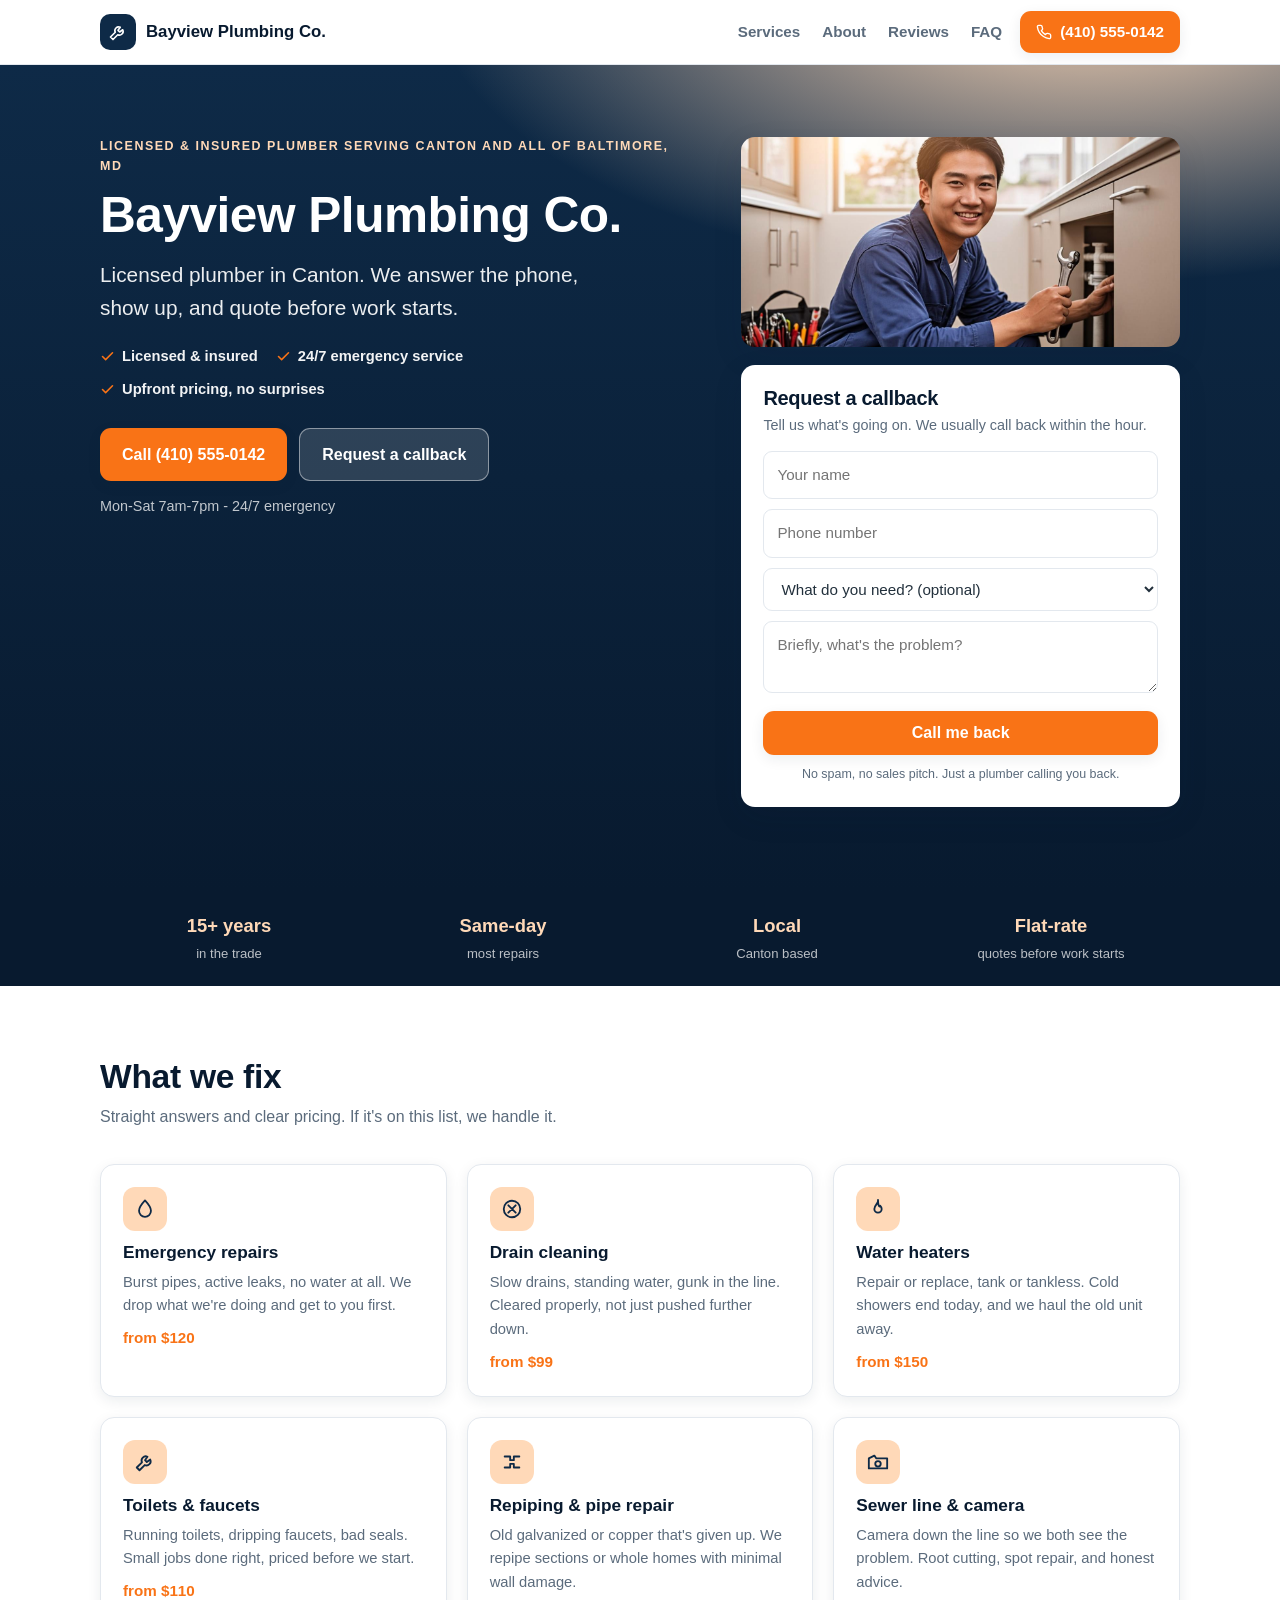
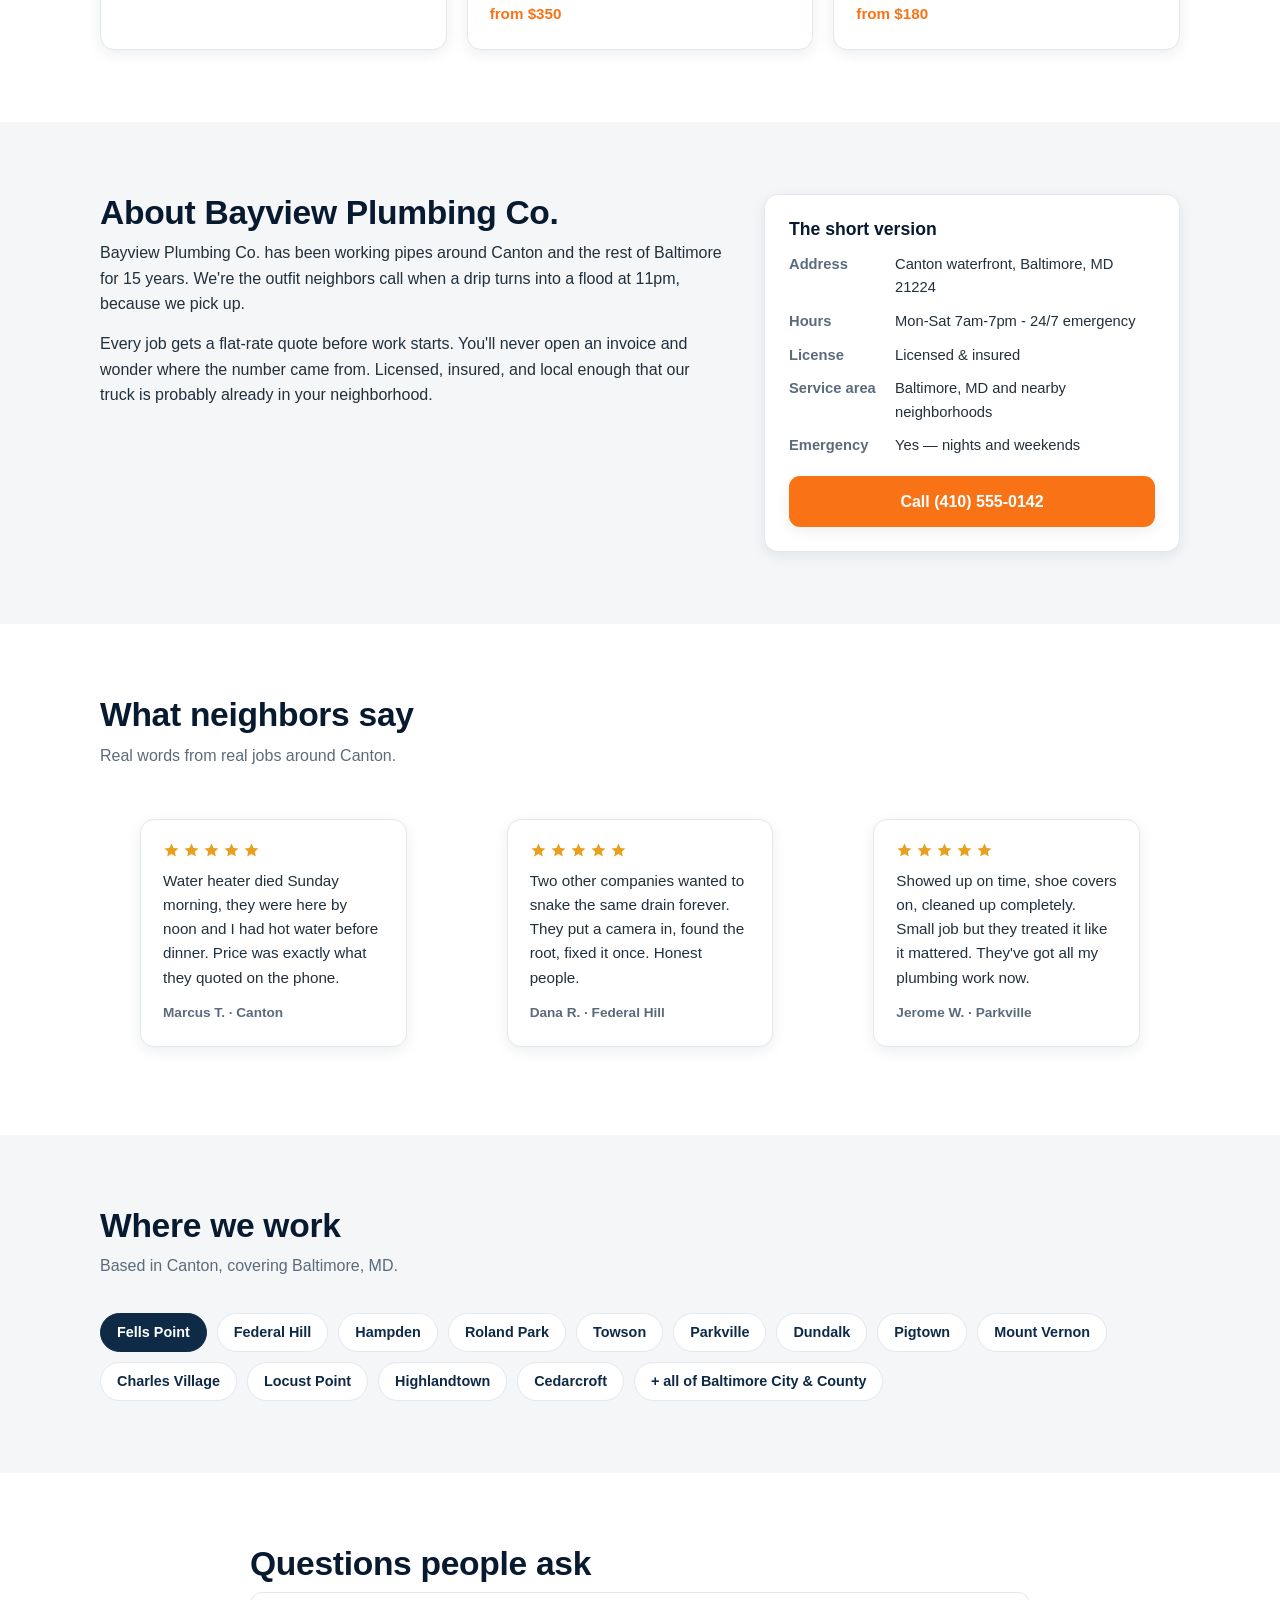
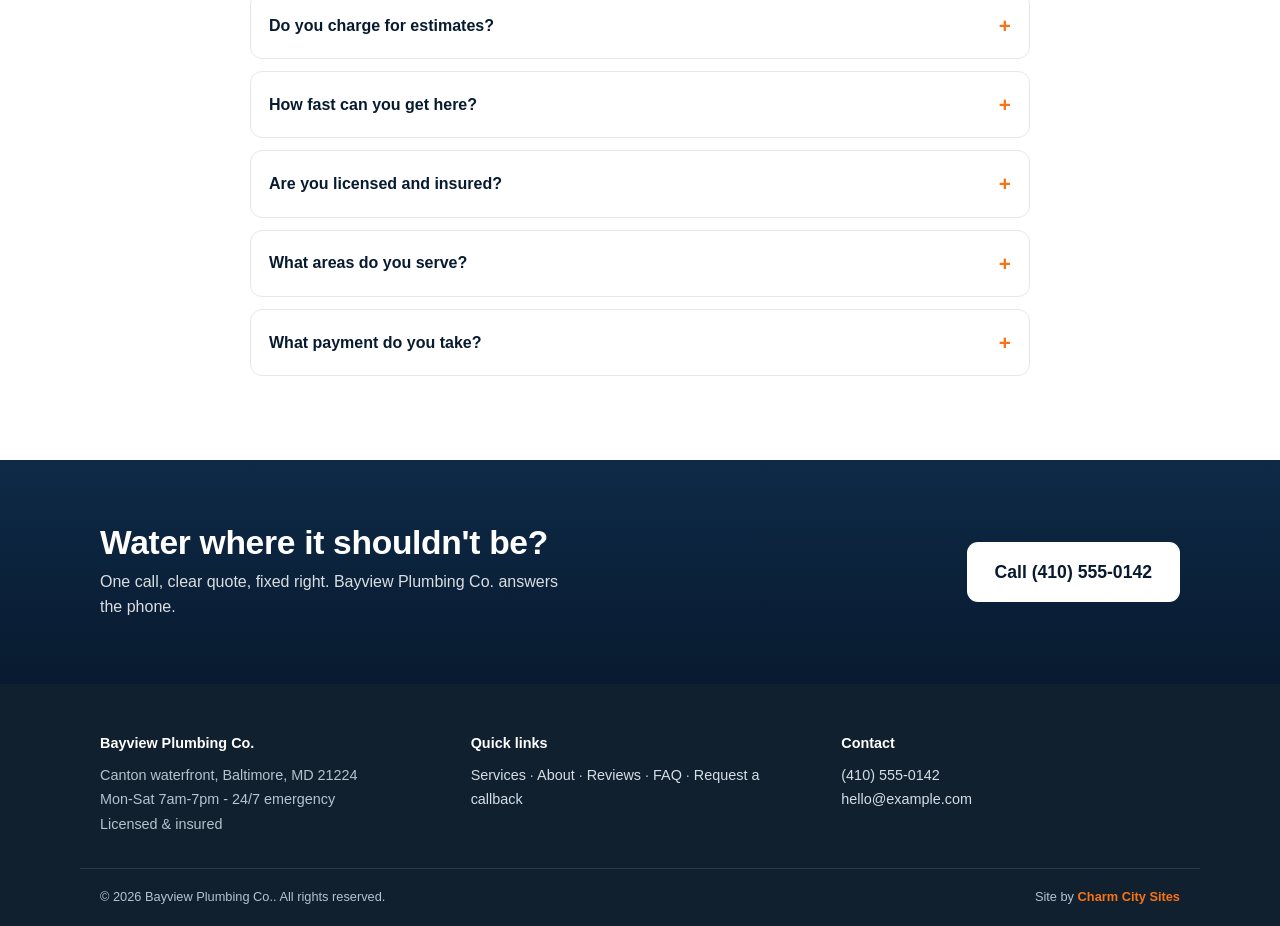
<file: Charm-City-Sites-Complete-Bundle/charm-city-sites/demo-site/bayview-plumbing-co/index.html>
<!DOCTYPE html>
<html lang="en">
<head>
<meta charset="utf-8">
<meta name="viewport" content="width=device-width, initial-scale=1">
<title>Bayview Plumbing Co. | Plumber in Baltimore, MD — Fast, Local, Licensed</title>
<meta name="description" content="Bayview Plumbing Co.: licensed plumber in Canton, Baltimore. 24/7 emergency repairs, drains, water heaters, repiping. Upfront pricing, same-day service.">
<link rel="canonical" href="https://bayview-plumbing-co.pages.dev">
<meta property="og:type" content="website">
<meta property="og:title" content="Bayview Plumbing Co. - Plumber in Baltimore">
<meta property="og:description" content="Bayview Plumbing Co.: licensed plumber in Canton, Baltimore. 24/7 emergency repairs, drains, water heaters, repiping. Upfront pricing, same-day service.">
<meta property="og:url" content="https://bayview-plumbing-co.pages.dev">
<meta name="theme-color" content="#0E2A47">
<link rel="icon" href="data:image/svg+xml,%3Csvg xmlns='http://www.w3.org/2000/svg' viewBox='0 0 64 64'%3E%3Crect width='64' height='64' rx='14' fill='#0E2A47'/%3E%3Ctext x='32' y='42' font-size='30' text-anchor='middle' fill='white' font-family='Arial' font-weight='bold'%3EW%3C/text%3E%3C/svg%3E">
<link rel="stylesheet" href="css/style.css">
<script type="application/ld+json">{"@context": "https://schema.org", "@graph": [{"@context": "https://schema.org", "@type": "Plumber", "name": "Bayview Plumbing Co.", "description": "Bayview Plumbing Co.: licensed plumber in Canton, Baltimore. 24/7 emergency repairs, drains, water heaters, repiping. Upfront pricing, same-day service.", "telephone": "+14105550142", "url": "https://bayview-plumbing-co.pages.dev", "priceRange": "$$", "address": {"@type": "PostalAddress", "streetAddress": "Canton waterfront, Baltimore, MD 21224", "addressLocality": "Baltimore", "addressRegion": "MD"}, "areaServed": [{"@type": "Place", "name": "Canton"}, {"@type": "Place", "name": "Fells Point"}, {"@type": "Place", "name": "Federal Hill"}, {"@type": "Place", "name": "Hampden"}, {"@type": "Place", "name": "Roland Park"}, {"@type": "Place", "name": "Towson"}, {"@type": "Place", "name": "Parkville"}, {"@type": "Place", "name": "Dundalk"}, {"@type": "Place", "name": "Pigtown"}, {"@type": "Place", "name": "Mount Vernon"}], "openingHours": "Mo-Sa 07:00-19:00"}, {"@context": "https://schema.org", "@type": "FAQPage", "mainEntity": [{"@type": "Question", "name": "Do you charge for estimates?", "acceptedAnswer": {"@type": "Answer", "text": "No. We look at the problem and give you a flat-rate price before any work starts. If you don't like the number, you owe nothing."}}, {"@type": "Question", "name": "How fast can you get here?", "acceptedAnswer": {"@type": "Answer", "text": "Most same-day. Real emergencies (active leaks, no water) get bumped to the front of the queue, including nights and weekends."}}, {"@type": "Question", "name": "Are you licensed and insured?", "acceptedAnswer": {"@type": "Answer", "text": "Yes. Fully licensed and insured, and we're happy to show the paperwork before we start any job on your home."}}, {"@type": "Question", "name": "What areas do you serve?", "acceptedAnswer": {"@type": "Answer", "text": "We're based in Canton and cover Baltimore City and the close-in county neighborhoods. If you're unsure, call and ask."}}, {"@type": "Question", "name": "What payment do you take?", "acceptedAnswer": {"@type": "Answer", "text": "Cash, check, and card. For bigger jobs we'll talk through payment before we begin so there are no surprises."}}]}]}</script>
</head>
<body>

<header class="topbar">
  <div class="wrap topbar-in">
    <a class="brand" href="#top">
      <span class="brand-mark" aria-hidden="true">
        <svg viewBox="0 0 24 24" fill="none" stroke="currentColor" stroke-width="2" stroke-linecap="round" stroke-linejoin="round"><path d="M14.7 6.3a4.5 4.5 0 0 0-6 6L3 18l3 3 5.7-5.7a4.5 4.5 0 0 0 6-6L14 12l-2-2 2.7-3.7z"/></svg>
      </span>
      <span class="brand-name">Bayview Plumbing Co.</span>
    </a>
    <nav class="topnav" aria-label="Main">
      <a href="#services">Services</a>
      <a href="#about">About</a>
      <a href="#reviews">Reviews</a>
      <a href="#faq">FAQ</a>
    </nav>
    <a class="btn btn-call topbar-cta" href="tel:+14105550142">
      <svg viewBox="0 0 24 24" fill="none" stroke="currentColor" stroke-width="2" stroke-linecap="round" stroke-linejoin="round" aria-hidden="true"><path d="M22 16.9v3a2 2 0 0 1-2.2 2 19.8 19.8 0 0 1-8.6-3.1 19.5 19.5 0 0 1-6-6A19.8 19.8 0 0 1 2.1 4.2 2 2 0 0 1 4.1 2h3a2 2 0 0 1 2 1.7c.1 1 .4 2 .7 2.9a2 2 0 0 1-.5 2.1L8 10a16 16 0 0 0 6 6l1.3-1.3a2 2 0 0 1 2.1-.5c.9.3 1.9.6 2.9.7a2 2 0 0 1 1.7 2z"/></svg>
      (410) 555-0142
    </a>
  </div>
</header>

<main id="top">

<section class="hero">
  <div class="wrap hero-in">
    <div class="hero-copy">
      <p class="kicker">Licensed &amp; insured plumber serving Canton and all of Baltimore, MD</p>
      <h1>Bayview Plumbing Co.</h1>
      <p class="tagline">Licensed plumber in Canton. We answer the phone, show up, and quote before work starts.</p>
      <ul class="trust-chips">
        <li><svg viewBox="0 0 24 24" fill="none" stroke="currentColor" stroke-width="2.5" stroke-linecap="round" stroke-linejoin="round"><path d="M20 6 9 17l-5-5"/></svg> Licensed &amp; insured</li>
        <li><svg viewBox="0 0 24 24" fill="none" stroke="currentColor" stroke-width="2.5" stroke-linecap="round" stroke-linejoin="round"><path d="M20 6 9 17l-5-5"/></svg> 24/7 emergency service</li>
        <li><svg viewBox="0 0 24 24" fill="none" stroke="currentColor" stroke-width="2.5" stroke-linecap="round" stroke-linejoin="round"><path d="M20 6 9 17l-5-5"/></svg> Upfront pricing, no surprises</li>
      </ul>
      <div class="hero-ctas">
        <a class="btn btn-call" href="tel:+14105550142">Call (410) 555-0142</a>
        <a class="btn btn-ghost" href="#quote">Request a callback</a>
      </div>
      <p class="hours-line">Mon-Sat 7am-7pm - 24/7 emergency</p>
    </div>

    <div class="hero-side">
      <div class="hero-media"><img src="hero.png" alt="Bayview Plumbing Co. at work" width="960" height="480"></div>
      <form class="quote-card" id="quote" action="https://formsubmit.co/setup@charmcitysites.example" method="POST">
        <h2>Request a callback</h2>
        <p class="quote-sub">Tell us what's going on. We usually call back within the hour.</p>
        <input type="text" name="name" placeholder="Your name" required autocomplete="name">
        <input type="tel" name="phone" placeholder="Phone number" required autocomplete="tel">
        <select name="service" aria-label="What do you need?">
          <option value="">What do you need? (optional)</option>
          <option>Emergency repair</option>
          <option>Drain cleaning</option>
          <option>Water heater</option>
          <option>Bathroom or kitchen</option>
          <option>Something else</option>
        </select>
        <textarea name="message" rows="2" placeholder="Briefly, what's the problem?"></textarea>
        <input type="text" name="_honey" class="hp" tabindex="-1" autocomplete="off" aria-hidden="true">
        <input type="hidden" name="_captcha" value="false">
        <input type="hidden" name="_template" value="table">
        <input type="hidden" name="site" value="bayview-plumbing-co">
        <input type="hidden" name="_next" value="https://bayview-plumbing-co.pages.devthankyou.html">
        <button class="btn btn-call wide" type="submit">Call me back</button>
        <p class="form-note">No spam, no sales pitch. Just a plumber calling you back.</p>
      </form>
    </div>
  </div>
</section>

<section class="strip">
  <div class="wrap strip-in">
    <div class="strip-item"><strong>15+ years</strong><span>in the trade</span></div>
    <div class="strip-item"><strong>Same-day</strong><span>most repairs</span></div>
    <div class="strip-item"><strong>Local</strong><span>Canton based</span></div>
    <div class="strip-item"><strong>Flat-rate</strong><span>quotes before work starts</span></div>
  </div>
</section>

<section id="services" class="section">
  <div class="wrap">
    <h2 class="sec-title">What we fix</h2>
    <p class="sec-sub">Straight answers and clear pricing. If it's on this list, we handle it.</p>
    <div class="services-grid">
      <article class="svc">
        <span class="svc-ico"><svg viewBox="0 0 24 24" fill="none" stroke="currentColor" stroke-width="2" stroke-linecap="round" stroke-linejoin="round"><path d="M12 2.7s6.5 7 6.5 11.3a6.5 6.5 0 0 1-13 0C5.5 9.7 12 2.7 12 2.7z"/></svg></span>
        <h3>Emergency repairs</h3>
        <p>Burst pipes, active leaks, no water at all. We drop what we're doing and get to you first.</p>
        <p class="price">from $120</p>
      </article>
      <article class="svc">
        <span class="svc-ico"><svg viewBox="0 0 24 24" fill="none" stroke="currentColor" stroke-width="2" stroke-linecap="round" stroke-linejoin="round"><circle cx="12" cy="12" r="9"/><path d="M8 8l8 8M16 8l-8 8"/></svg></span>
        <h3>Drain cleaning</h3>
        <p>Slow drains, standing water, gunk in the line. Cleared properly, not just pushed further down.</p>
        <p class="price">from $99</p>
      </article>
      <article class="svc">
        <span class="svc-ico"><svg viewBox="0 0 24 24" fill="none" stroke="currentColor" stroke-width="2" stroke-linecap="round" stroke-linejoin="round"><path d="M12 2c1 4-4 5.5-4 10a4 4 0 0 0 8 0c0-1.5-.7-2.6-1.5-3.5C13.6 10.5 12 9 12 2z"/></svg></span>
        <h3>Water heaters</h3>
        <p>Repair or replace, tank or tankless. Cold showers end today, and we haul the old unit away.</p>
        <p class="price">from $150</p>
      </article>
      <article class="svc">
        <span class="svc-ico"><svg viewBox="0 0 24 24" fill="none" stroke="currentColor" stroke-width="2" stroke-linecap="round" stroke-linejoin="round"><path d="M14.7 6.3a4.5 4.5 0 0 0-6 6L3 18l3 3 5.7-5.7a4.5 4.5 0 0 0 6-6L14 12l-2-2 2.7-3.7z"/></svg></span>
        <h3>Toilets &amp; faucets</h3>
        <p>Running toilets, dripping faucets, bad seals. Small jobs done right, priced before we start.</p>
        <p class="price">from $110</p>
      </article>
      <article class="svc">
        <span class="svc-ico"><svg viewBox="0 0 24 24" fill="none" stroke="currentColor" stroke-width="2" stroke-linecap="round" stroke-linejoin="round"><path d="M4 6h6v4h4V6h6M4 18h6v-4h4v4h6"/></svg></span>
        <h3>Repiping &amp; pipe repair</h3>
        <p>Old galvanized or copper that's given up. We repipe sections or whole homes with minimal wall damage.</p>
        <p class="price">from $350</p>
      </article>
      <article class="svc">
        <span class="svc-ico"><svg viewBox="0 0 24 24" fill="none" stroke="currentColor" stroke-width="2" stroke-linecap="round" stroke-linejoin="round"><path d="M2 8l6-3 2 3h12v11H2z"/><circle cx="12" cy="14" r="3"/></svg></span>
        <h3>Sewer line &amp; camera</h3>
        <p>Camera down the line so we both see the problem. Root cutting, spot repair, and honest advice.</p>
        <p class="price">from $180</p>
      </article>
    </div>
  </div>
</section>

<section id="about" class="section section-alt">
  <div class="wrap about-in">
    <div class="about-copy">
      <h2 class="sec-title">About Bayview Plumbing Co.</h2>
      <p>Bayview Plumbing Co. has been working pipes around Canton and the rest of Baltimore for 15 years. We're the outfit neighbors call when a drip turns into a flood at 11pm, because we pick up.</p>
      <p>Every job gets a flat-rate quote before work starts. You'll never open an invoice and wonder where the number came from. Licensed, insured, and local enough that our truck is probably already in your neighborhood.</p>
    </div>
    <div class="about-facts card">
      <h3>The short version</h3>
      <dl>
        <div><dt>Address</dt><dd>Canton waterfront, Baltimore, MD 21224</dd></div>
        <div><dt>Hours</dt><dd>Mon-Sat 7am-7pm - 24/7 emergency</dd></div>
        <div><dt>License</dt><dd>Licensed &amp; insured</dd></div>
        <div><dt>Service area</dt><dd>Baltimore, MD and nearby neighborhoods</dd></div>
        <div><dt>Emergency</dt><dd>Yes — nights and weekends</dd></div>
      </dl>
      <a class="btn btn-call wide" href="tel:+14105550142">Call (410) 555-0142</a>
    </div>
  </div>
</section>

<section id="reviews" class="section">
  <div class="wrap">
    <h2 class="sec-title">What neighbors say</h2>
    <p class="sec-sub">Real words from real jobs around Canton.</p>
    <div class="reviews-grid">
      <!-- SAMPLE REVIEWS: swap in the client's real reviews before handoff (see OPERATIONS.md) -->

      <figure class="review">
        <span class="stars"><svg viewBox="0 0 24 24" fill="currentColor"><path d="M12 2l2.9 6.3 6.9.8-5.1 4.7 1.4 6.8L12 17l-6.1 3.6 1.4-6.8L2.2 9.1l6.9-.8z"/></svg><svg viewBox="0 0 24 24" fill="currentColor"><path d="M12 2l2.9 6.3 6.9.8-5.1 4.7 1.4 6.8L12 17l-6.1 3.6 1.4-6.8L2.2 9.1l6.9-.8z"/></svg><svg viewBox="0 0 24 24" fill="currentColor"><path d="M12 2l2.9 6.3 6.9.8-5.1 4.7 1.4 6.8L12 17l-6.1 3.6 1.4-6.8L2.2 9.1l6.9-.8z"/></svg><svg viewBox="0 0 24 24" fill="currentColor"><path d="M12 2l2.9 6.3 6.9.8-5.1 4.7 1.4 6.8L12 17l-6.1 3.6 1.4-6.8L2.2 9.1l6.9-.8z"/></svg><svg viewBox="0 0 24 24" fill="currentColor"><path d="M12 2l2.9 6.3 6.9.8-5.1 4.7 1.4 6.8L12 17l-6.1 3.6 1.4-6.8L2.2 9.1l6.9-.8z"/></svg></span>
        <blockquote>Water heater died Sunday morning, they were here by noon and I had hot water before dinner. Price was exactly what they quoted on the phone.</blockquote>
        <figcaption>Marcus T. &middot; Canton</figcaption>
      </figure>
      <figure class="review">
        <span class="stars"><svg viewBox="0 0 24 24" fill="currentColor"><path d="M12 2l2.9 6.3 6.9.8-5.1 4.7 1.4 6.8L12 17l-6.1 3.6 1.4-6.8L2.2 9.1l6.9-.8z"/></svg><svg viewBox="0 0 24 24" fill="currentColor"><path d="M12 2l2.9 6.3 6.9.8-5.1 4.7 1.4 6.8L12 17l-6.1 3.6 1.4-6.8L2.2 9.1l6.9-.8z"/></svg><svg viewBox="0 0 24 24" fill="currentColor"><path d="M12 2l2.9 6.3 6.9.8-5.1 4.7 1.4 6.8L12 17l-6.1 3.6 1.4-6.8L2.2 9.1l6.9-.8z"/></svg><svg viewBox="0 0 24 24" fill="currentColor"><path d="M12 2l2.9 6.3 6.9.8-5.1 4.7 1.4 6.8L12 17l-6.1 3.6 1.4-6.8L2.2 9.1l6.9-.8z"/></svg><svg viewBox="0 0 24 24" fill="currentColor"><path d="M12 2l2.9 6.3 6.9.8-5.1 4.7 1.4 6.8L12 17l-6.1 3.6 1.4-6.8L2.2 9.1l6.9-.8z"/></svg></span>
        <blockquote>Two other companies wanted to snake the same drain forever. They put a camera in, found the root, fixed it once. Honest people.</blockquote>
        <figcaption>Dana R. &middot; Federal Hill</figcaption>
      </figure>
      <figure class="review">
        <span class="stars"><svg viewBox="0 0 24 24" fill="currentColor"><path d="M12 2l2.9 6.3 6.9.8-5.1 4.7 1.4 6.8L12 17l-6.1 3.6 1.4-6.8L2.2 9.1l6.9-.8z"/></svg><svg viewBox="0 0 24 24" fill="currentColor"><path d="M12 2l2.9 6.3 6.9.8-5.1 4.7 1.4 6.8L12 17l-6.1 3.6 1.4-6.8L2.2 9.1l6.9-.8z"/></svg><svg viewBox="0 0 24 24" fill="currentColor"><path d="M12 2l2.9 6.3 6.9.8-5.1 4.7 1.4 6.8L12 17l-6.1 3.6 1.4-6.8L2.2 9.1l6.9-.8z"/></svg><svg viewBox="0 0 24 24" fill="currentColor"><path d="M12 2l2.9 6.3 6.9.8-5.1 4.7 1.4 6.8L12 17l-6.1 3.6 1.4-6.8L2.2 9.1l6.9-.8z"/></svg><svg viewBox="0 0 24 24" fill="currentColor"><path d="M12 2l2.9 6.3 6.9.8-5.1 4.7 1.4 6.8L12 17l-6.1 3.6 1.4-6.8L2.2 9.1l6.9-.8z"/></svg></span>
        <blockquote>Showed up on time, shoe covers on, cleaned up completely. Small job but they treated it like it mattered. They've got all my plumbing work now.</blockquote>
        <figcaption>Jerome W. &middot; Parkville</figcaption>
      </figure>
    </div>
  </div>
</section>

<section id="areas" class="section section-alt">
  <div class="wrap">
    <h2 class="sec-title">Where we work</h2>
    <p class="sec-sub">Based in Canton, covering Baltimore, MD.</p>
    <div class="areas">
      <span class="area hot">Fells Point</span>
      <span class="area">Federal Hill</span>
      <span class="area">Hampden</span>
      <span class="area">Roland Park</span>
      <span class="area">Towson</span>
      <span class="area">Parkville</span>
      <span class="area">Dundalk</span>
      <span class="area">Pigtown</span>
      <span class="area">Mount Vernon</span>
      <span class="area">Charles Village</span>
      <span class="area">Locust Point</span>
      <span class="area">Highlandtown</span>
      <span class="area">Cedarcroft</span>
      <span class="area">+ all of Baltimore City &amp; County</span>
    </div>
  </div>
</section>

<section id="faq" class="section">
  <div class="wrap narrow">
    <h2 class="sec-title">Questions people ask</h2>
      <details class="faq-item">
        <summary>Do you charge for estimates?</summary>
        <div class="faq-a">No. We look at the problem and give you a flat-rate price before any work starts. If you don't like the number, you owe nothing.</div>
      </details>
      <details class="faq-item">
        <summary>How fast can you get here?</summary>
        <div class="faq-a">Most same-day. Real emergencies (active leaks, no water) get bumped to the front of the queue, including nights and weekends.</div>
      </details>
      <details class="faq-item">
        <summary>Are you licensed and insured?</summary>
        <div class="faq-a">Yes. Fully licensed and insured, and we're happy to show the paperwork before we start any job on your home.</div>
      </details>
      <details class="faq-item">
        <summary>What areas do you serve?</summary>
        <div class="faq-a">We're based in Canton and cover Baltimore City and the close-in county neighborhoods. If you're unsure, call and ask.</div>
      </details>
      <details class="faq-item">
        <summary>What payment do you take?</summary>
        <div class="faq-a">Cash, check, and card. For bigger jobs we'll talk through payment before we begin so there are no surprises.</div>
      </details>
  </div>
</section>

<section id="contact" class="cta-band">
  <div class="wrap cta-in">
    <div>
      <h2 class="cta-title">Water where it shouldn't be?</h2>
      <p class="cta-sub">One call, clear quote, fixed right. Bayview Plumbing Co. answers the phone.</p>
    </div>
    <a class="btn btn-light big" href="tel:+14105550142">Call (410) 555-0142</a>
  </div>
</section>

</main>

<footer class="footer">
  <div class="wrap footer-in">
    <div class="footer-col">
      <strong>Bayview Plumbing Co.</strong>
      <p>Canton waterfront, Baltimore, MD 21224<br>Mon-Sat 7am-7pm - 24/7 emergency<br>Licensed &amp; insured</p>
    </div>
    <div class="footer-col">
      <strong>Quick links</strong>
      <p><a href="#services">Services</a> · <a href="#about">About</a> · <a href="#reviews">Reviews</a> · <a href="#faq">FAQ</a> · <a href="#quote">Request a callback</a></p>
    </div>
    <div class="footer-col">
      <strong>Contact</strong>
      <p><a href="tel:+14105550142">(410) 555-0142</a><br><a href="mailto:hello@example.com">hello@example.com</a></p>
    </div>
  </div>
  <div class="wrap footnote">
    <p>&copy; 2026 Bayview Plumbing Co.. All rights reserved.</p>
    <p class="byline">Site by <a href="mailto:you@example.com">Charm City Sites</a></p>
  </div>
</footer>

<div class="callbar" id="callbar">
  <a class="callbar-a" href="tel:+14105550142">
    <svg viewBox="0 0 24 24" fill="none" stroke="currentColor" stroke-width="2" stroke-linecap="round" stroke-linejoin="round"><path d="M22 16.9v3a2 2 0 0 1-2.2 2 19.8 19.8 0 0 1-8.6-3.1 19.5 19.5 0 0 1-6-6A19.8 19.8 0 0 1 2.1 4.2 2 2 0 0 1 4.1 2h3a2 2 0 0 1 2 1.7c.1 1 .4 2 .7 2.9a2 2 0 0 1-.5 2.1L8 10a16 16 0 0 0 6 6l1.3-1.3a2 2 0 0 1 2.1-.5c.9.3 1.9.6 2.9.7a2 2 0 0 1 1.7 2z"/></svg>
    Call now
  </a>
  <a class="callbar-b" href="#quote">Get a callback</a>
</div>

<script src="js/site.js" defer></script>
</body>
</html>
</file>
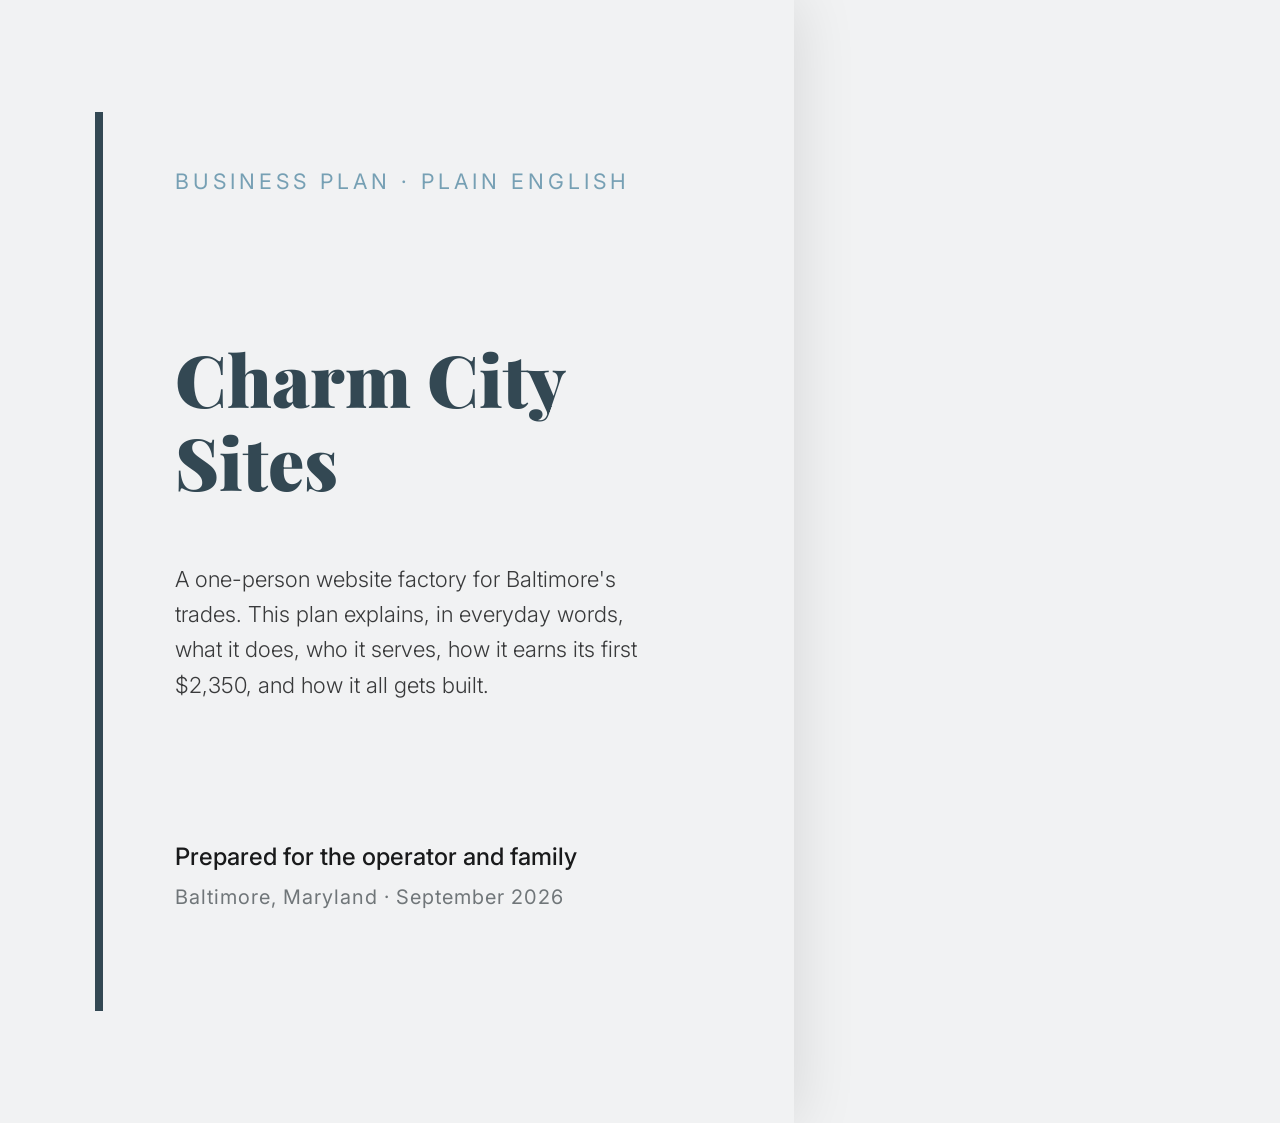
<file: Charm-City-Sites-Complete-Bundle/Charm-City-Sites-Business-Plan-cover.html>
<!DOCTYPE html>
<html lang="en">
<head>
  <meta charset="UTF-8">
  <link href="https://fonts.googleapis.com/css2?family=Playfair+Display:wght@700;900&family=Inter:wght@300;400;500;600&display=swap" rel="stylesheet">
  <style>
    @page { size: 794px 1123px; margin: 0; }
    :root {
      --c-bg: #f1f2f3;
      --c-accent: #266a8b;
      --c-text: #191a1b;
      --c-muted: #707679;
      --c-mid: #334853;
      --c-surface: #edeeef;
    }
    html, body {
      margin: 0; padding: 0;
      width: 794px; height: 1123px;
      background: var(--c-bg);
      color: var(--c-text);
      font-family: 'Inter', sans-serif;
    }
    @media screen {
      html { height: auto; display: flex; justify-content: center; min-height: 100vh; background: var(--c-bg); }
      body { transform-origin: top center; scale: min(1, calc(100vw / 794), calc(100vh / 1123)); margin: 0 auto; box-shadow: 0 0 60px rgba(0,0,0,0.12); }
    }
    .cover { width: 794px; height: 1123px; position: relative; box-sizing: border-box; border: none; outline: none; box-shadow: none; }

    /* Layer 1: background grid (clipped) */
    .layer-1 {
      position: absolute; inset: 0; overflow: hidden; z-index: 1;
      background-image:
        repeating-linear-gradient(to right, rgba(51,72,83,0.03) 0px, rgba(51,72,83,0.03) 0.5px, transparent 0.5px, transparent 64px),
        repeating-linear-gradient(to bottom, rgba(51,72,83,0.03) 0px, rgba(51,72,83,0.03) 0.5px, transparent 0.5px, transparent 64px);
    }

    /* Layer 2: structure - thick left anchor line */
    .layer-2 { position: absolute; inset: 0; z-index: 2; }
    .anchor-line {
      position: absolute;
      left: 95px;
      top: 112px;
      bottom: 112px;
      width: 8px;
      background: var(--c-mid);
    }

    /* Layer 3: content */
    .layer-3 { position: absolute; inset: 0; z-index: 3; }
    .kicker {
      position: absolute;
      left: 175px; top: 168px;
      font-size: 16pt; font-weight: 400;
      letter-spacing: 4px;
      text-transform: uppercase;
      color: var(--c-accent);
      opacity: 0.6;
    }
    .hero-title {
      position: absolute;
      left: 175px; top: 337px;
      font-family: 'Playfair Display', serif;
      font-size: 54pt; font-weight: 900;
      line-height: 1.15;
      color: var(--c-mid);
      max-width: 508px;
    }
    .summary {
      position: absolute;
      left: 175px; top: 562px;
      font-size: 16.5pt; font-weight: 300;
      line-height: 1.6;
      color: var(--c-text);
      opacity: 0.85;
      max-width: 476px;
    }
    .meta {
      position: absolute;
      left: 175px; top: 842px;
    }
    .meta .for {
      font-size: 18pt; font-weight: 500;
      color: var(--c-text);
      margin-bottom: 14px;
    }
    .meta .date {
      font-size: 15pt; font-weight: 400;
      color: var(--c-muted);
      letter-spacing: 1px;
    }
  </style>
</head>
<body>
  <div class="cover">
    <div class="layer-1"></div>
    <div class="layer-2">
      <div class="anchor-line"></div>
    </div>
    <div class="layer-3">
      <div class="kicker">Business Plan &middot; Plain English</div>
      <div class="hero-title">Charm City<br>Sites</div>
      <div class="summary">A one-person website factory for Baltimore's trades. This plan explains, in everyday words, what it does, who it serves, how it earns its first $2,350, and how it all gets built.</div>
      <div class="meta">
        <div class="for">Prepared for the operator and family</div>
        <div class="date">Baltimore, Maryland &middot; September 2026</div>
      </div>
    </div>
  </div>
</body>
</html>
</file>
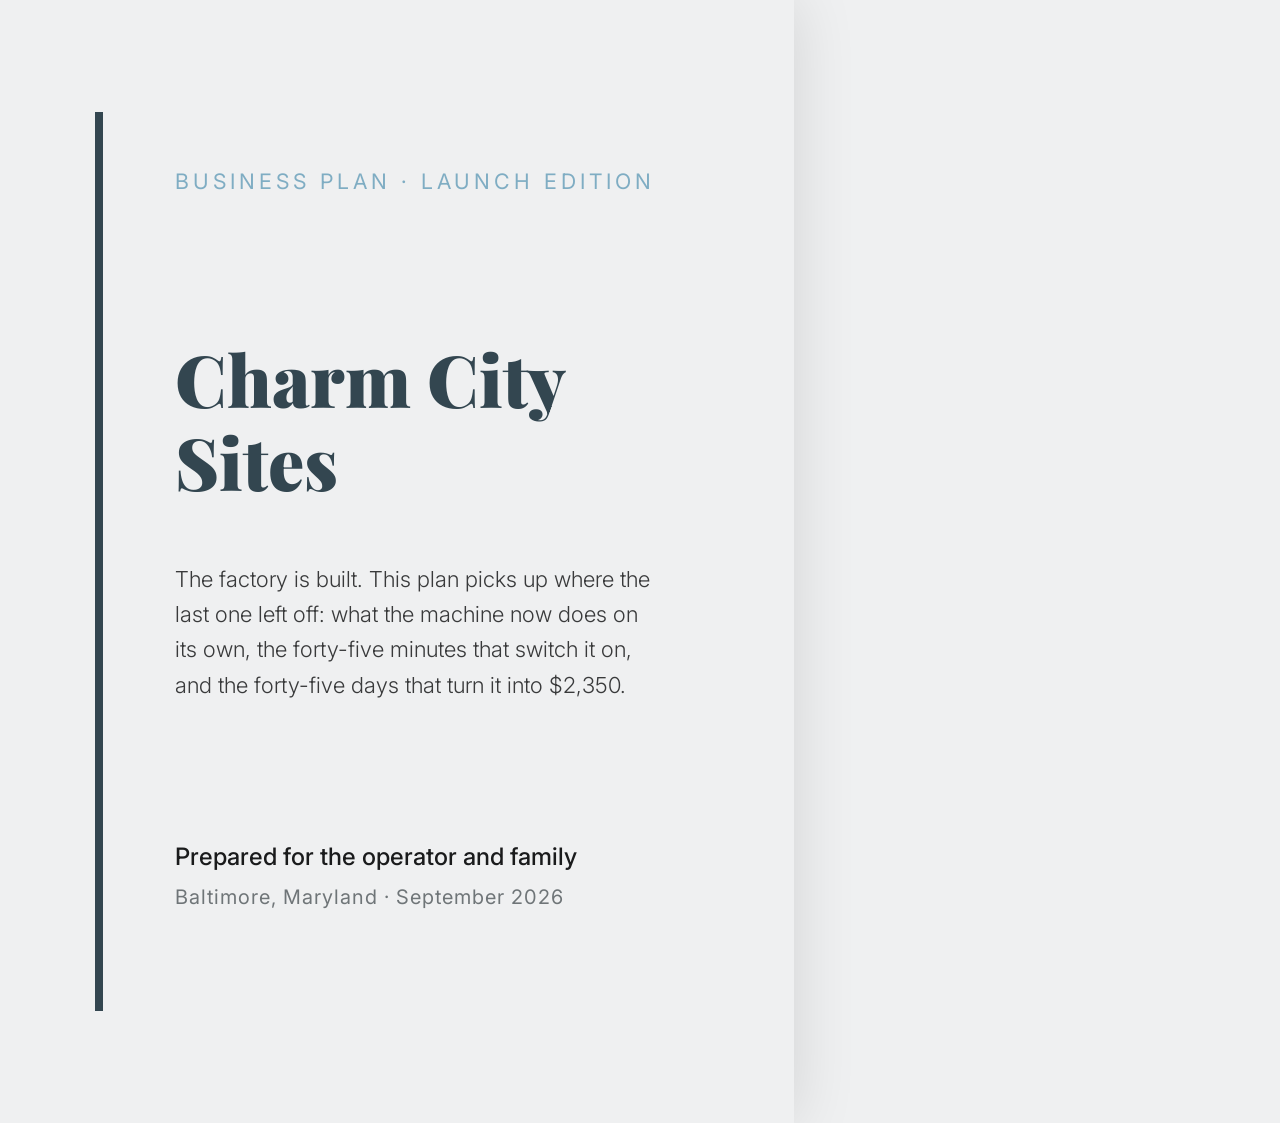
<file: Charm-City-Sites-Complete-Bundle/Charm-City-Sites-Business-Plan-Launch-Edition-cover.html>
<!DOCTYPE html>
<html lang="en">
<head>
  <meta charset="UTF-8">
  <link href="https://fonts.googleapis.com/css2?family=Playfair+Display:wght@700;900&family=Inter:wght@300;400;500;600&display=swap" rel="stylesheet">
  <style>
    @page { size: 794px 1123px; margin: 0; }
    :root {
      --c-bg: #eff0f1;
      --c-accent: #3681a6;
      --c-text: #1a1b1c;
      --c-muted: #6f7578;
      --c-mid: #334650;
      --c-surface: #e4e7e8;
    }
    html, body {
      margin: 0; padding: 0;
      width: 794px; height: 1123px;
      background: var(--c-bg);
      color: var(--c-text);
      font-family: 'Inter', sans-serif;
    }
    @media screen {
      html { height: auto; display: flex; justify-content: center; min-height: 100vh; background: var(--c-bg); }
      body { transform-origin: top center; scale: min(1, calc(100vw / 794), calc(100vh / 1123)); margin: 0 auto; box-shadow: 0 0 60px rgba(0,0,0,0.12); }
    }
    .cover { width: 794px; height: 1123px; position: relative; box-sizing: border-box; border: none; outline: none; box-shadow: none; }

    /* Layer 1: background grid (clipped) */
    .layer-1 {
      position: absolute; inset: 0; overflow: hidden; z-index: 1;
      background-image:
        repeating-linear-gradient(to right, rgba(51,70,80,0.03) 0px, rgba(51,70,80,0.03) 0.5px, transparent 0.5px, transparent 64px),
        repeating-linear-gradient(to bottom, rgba(51,70,80,0.03) 0px, rgba(51,70,80,0.03) 0.5px, transparent 0.5px, transparent 64px);
    }

    /* Layer 2: structure - thick left anchor line */
    .layer-2 { position: absolute; inset: 0; z-index: 2; }
    .anchor-line {
      position: absolute;
      left: 95px;
      top: 112px;
      bottom: 112px;
      width: 8px;
      background: var(--c-mid);
    }

    /* Layer 3: content */
    .layer-3 { position: absolute; inset: 0; z-index: 3; }
    .kicker {
      position: absolute;
      left: 175px; top: 168px;
      font-size: 16pt; font-weight: 400;
      letter-spacing: 4px;
      text-transform: uppercase;
      color: var(--c-accent);
      opacity: 0.6;
    }
    .hero-title {
      position: absolute;
      left: 175px; top: 337px;
      font-family: 'Playfair Display', serif;
      font-size: 54pt; font-weight: 900;
      line-height: 1.15;
      color: var(--c-mid);
      max-width: 508px;
    }
    .summary {
      position: absolute;
      left: 175px; top: 562px;
      font-size: 16.5pt; font-weight: 300;
      line-height: 1.6;
      color: var(--c-text);
      opacity: 0.85;
      max-width: 476px;
    }
    .meta {
      position: absolute;
      left: 175px; top: 842px;
    }
    .meta .for {
      font-size: 18pt; font-weight: 500;
      color: var(--c-text);
      margin-bottom: 14px;
    }
    .meta .date {
      font-size: 15pt; font-weight: 400;
      color: var(--c-muted);
      letter-spacing: 1px;
    }
  </style>
</head>
<body>
  <div class="cover">
    <div class="layer-1"></div>
    <div class="layer-2">
      <div class="anchor-line"></div>
    </div>
    <div class="layer-3">
      <div class="kicker">Business Plan &middot; Launch Edition</div>
      <div class="hero-title">Charm City<br>Sites</div>
      <div class="summary">The factory is built. This plan picks up where the last one left off: what the machine now does on its own, the forty-five minutes that switch it on, and the forty-five days that turn it into $2,350.</div>
      <div class="meta">
        <div class="for">Prepared for the operator and family</div>
        <div class="date">Baltimore, Maryland &middot; September 2026</div>
      </div>
    </div>
  </div>
</body>
</html>
</file>
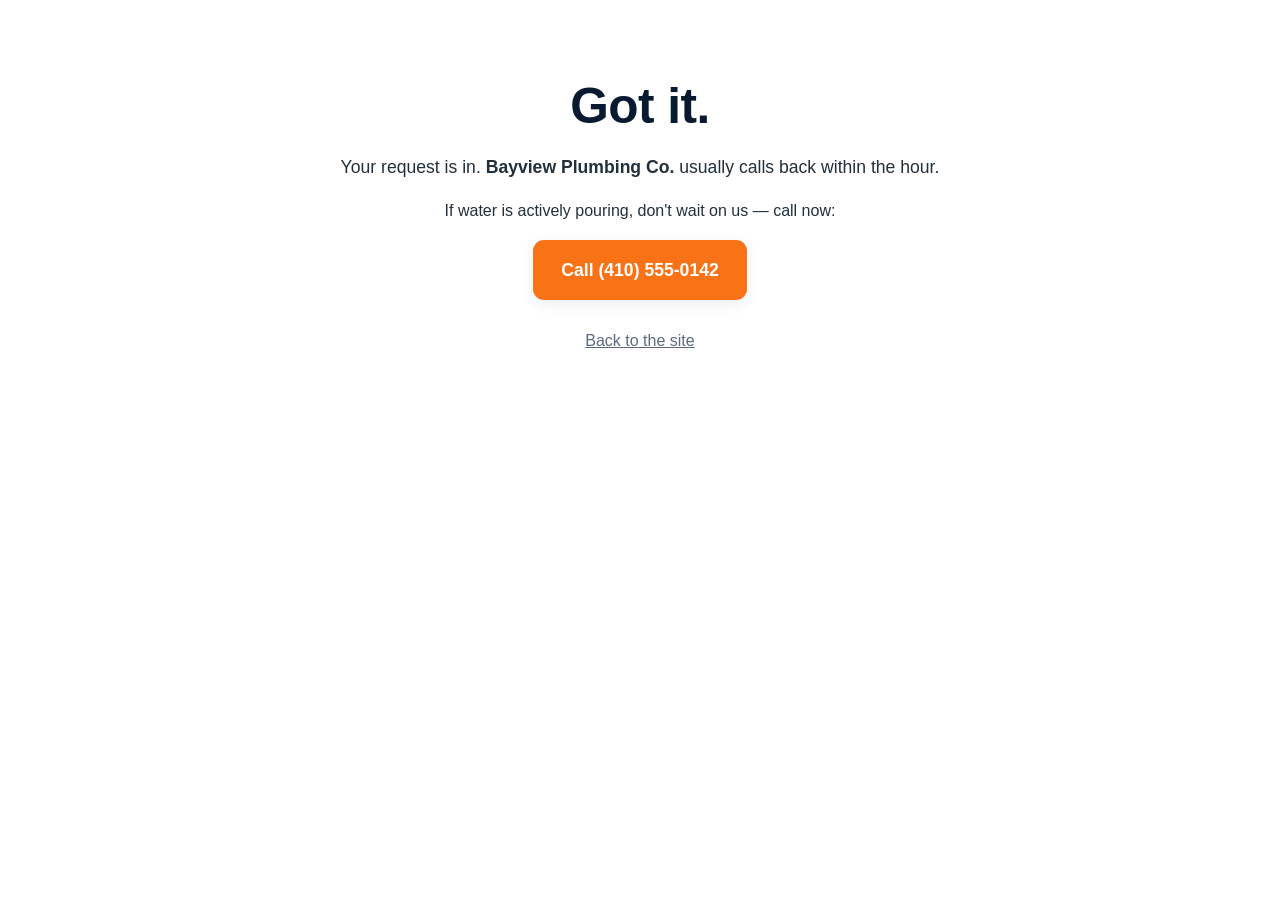
<file: Charm-City-Sites-Complete-Bundle/charm-city-sites/demo-site/bayview-plumbing-co/thankyou.html>
<!DOCTYPE html>
<html lang="en">
<head>
<meta charset="utf-8">
<meta name="viewport" content="width=device-width, initial-scale=1">
<title>Thanks — Bayview Plumbing Co.</title>
<meta name="robots" content="noindex">
<link rel="stylesheet" href="css/style.css">
</head>
<body>
<main class="section">
  <div class="wrap narrow" style="text-align:center">
    <h1 style="color:var(--ink-deep)">Got it.</h1>
    <p style="font-size:1.1rem">Your request is in. <strong>Bayview Plumbing Co.</strong> usually calls back within the hour.</p>
    <p>If water is actively pouring, don't wait on us — call now:</p>
    <p><a class="btn btn-call big" href="tel:+14105550142">Call (410) 555-0142</a></p>
    <p style="margin-top:28px"><a href="./" style="color:var(--muted)">Back to the site</a></p>
  </div>
</main>
</body>
</html>
</file>
<file: Charm-City-Sites-Complete-Bundle/charm-city-sites/demo-site/bayview-plumbing-co/css/style.css>
/* Charm City Sites — plumber template
   Palette tokens are injected per-site by the generator. */

:root {
  --ink: #0E2A47;
  --ink-deep: #081A2F;
  --accent: #F97316;
  --accent-soft: #FFD9B8;
  --paper: #ffffff;
  --mist: #f4f6f8;
  --line: #e3e8ee;
  --text: #22303c;
  --muted: #5b6b7c;
  --shadow: 0 10px 30px rgba(15, 34, 56, .10);
  --shadow-sm: 0 4px 14px rgba(15, 34, 56, .08);
  --radius: 14px;
  --wrap: 1120px;
}

* { box-sizing: border-box; }
html { scroll-behavior: smooth; }
body {
  margin: 0;
  font-family: -apple-system, BlinkMacSystemFont, "Segoe UI", Roboto, Helvetica, Arial, sans-serif;
  color: var(--text);
  background: var(--paper);
  line-height: 1.6;
  -webkit-font-smoothing: antialiased;
}
.wrap { max-width: var(--wrap); margin: 0 auto; padding: 0 20px; }
.narrow { max-width: 820px; }
img { max-width: 100%; display: block; }
a { color: var(--ink); }

h1, h2, h3 { line-height: 1.15; color: var(--ink-deep); }
h1 { font-size: clamp(2rem, 5.4vw, 3.1rem); font-weight: 800; letter-spacing: -.5px; margin: 6px 0 14px; }
h2 { font-size: clamp(1.5rem, 3.6vw, 2.1rem); font-weight: 800; letter-spacing: -.3px; }

/* ---------- buttons ---------- */
.btn {
  display: inline-flex; align-items: center; justify-content: center; gap: 8px;
  font-weight: 700; font-size: 1rem; text-decoration: none;
  padding: 13px 22px; border-radius: 11px; border: 0; cursor: pointer;
  transition: transform .12s ease, box-shadow .12s ease, background .12s ease;
}
.btn svg { width: 18px; height: 18px; flex: none; }
.btn-call { background: var(--accent); color: #fff; box-shadow: var(--shadow-sm); }
.btn-call:hover { transform: translateY(-1px); box-shadow: var(--shadow); }
.btn-ghost { background: rgba(255,255,255,.14); color: #fff; border: 1.5px solid rgba(255,255,255,.45); }
.btn-ghost:hover { background: rgba(255,255,255,.22); }
.btn-light { background: #fff; color: var(--ink-deep); }
.btn-light:hover { transform: translateY(-1px); box-shadow: var(--shadow); }
.btn.big { font-size: 1.1rem; padding: 16px 28px; }
.btn.wide { width: 100%; }

/* ---------- top bar ---------- */
.topbar {
  position: sticky; top: 0; z-index: 50;
  background: rgba(255,255,255,.94);
  backdrop-filter: blur(8px);
  border-bottom: 1px solid var(--line);
}
.topbar-in { display: flex; align-items: center; gap: 18px; height: 64px; }
.brand { display: flex; align-items: center; gap: 10px; text-decoration: none; font-weight: 800; font-size: 1.05rem; }
.brand-mark {
  width: 36px; height: 36px; border-radius: 10px; color: #fff;
  background: var(--ink); display: grid; place-items: center; flex: none;
}
.brand-mark svg { width: 20px; height: 20px; }
.brand-name { color: var(--ink-deep); }
.topnav { margin-left: auto; display: flex; gap: 22px; }
.topnav a { text-decoration: none; font-weight: 600; color: var(--muted); font-size: .95rem; }
.topnav a:hover { color: var(--ink-deep); }
.topbar-cta { padding: 9px 16px; font-size: .95rem; }
.topbar-cta svg { width: 16px; height: 16px; }

/* ---------- hero ---------- */
.hero {
  background:
    radial-gradient(1100px 500px at 85% -10%, var(--accent-soft), transparent 60%),
    linear-gradient(180deg, var(--ink) 0%, var(--ink-deep) 100%);
  color: #fff;
  overflow: hidden;
}
.hero-in {
  display: grid; grid-template-columns: 1.15fr .85fr; gap: 48px;
  padding-top: 72px; padding-bottom: 84px; align-items: start;
}
.kicker {
  text-transform: uppercase; letter-spacing: .12em; font-size: .78rem;
  font-weight: 700; color: var(--accent-soft); margin: 0 0 10px;
}
.hero h1 { color: #fff; }
.tagline { font-size: clamp(1.05rem, 2.2vw, 1.3rem); color: rgba(255,255,255,.92); max-width: 46ch; margin: 0 0 20px; }
.trust-chips { list-style: none; display: flex; flex-wrap: wrap; gap: 10px 18px; padding: 0; margin: 0 0 26px; }
.trust-chips li { display: flex; align-items: center; gap: 7px; font-size: .92rem; font-weight: 600; color: rgba(255,255,255,.95); }
.trust-chips svg { width: 15px; height: 15px; color: var(--accent); flex: none; }
.hero-ctas { display: flex; flex-wrap: wrap; gap: 12px; margin-bottom: 14px; }
.hours-line { color: rgba(255,255,255,.75); font-size: .9rem; margin: 0; }

.hero-side { display: grid; gap: 18px; }
.hero-media { border-radius: var(--radius); overflow: hidden; box-shadow: var(--shadow); }
.hero-media img { width: 100%; height: 210px; object-fit: cover; }
.hero-media svg { width: 100%; height: 210px; display: block; background: var(--ink-deep); }

/* ---------- quote form ---------- */
.quote-card {
  background: #fff; color: var(--text); border-radius: var(--radius);
  padding: 22px; box-shadow: var(--shadow);
}
.quote-card h2 { font-size: 1.25rem; margin: 0 0 4px; }
.quote-sub { margin: 0 0 14px; color: var(--muted); font-size: .9rem; }
.quote-card input, .quote-card select, .quote-card textarea {
  width: 100%; padding: 11px 13px; margin-bottom: 10px;
  border: 1.5px solid var(--line); border-radius: 9px;
  font: inherit; font-size: .95rem; color: var(--text); background: #fff;
}
.quote-card input:focus, .quote-card select:focus, .quote-card textarea:focus {
  outline: 2px solid var(--accent); border-color: var(--accent);
}
.form-note { font-size: .78rem; color: var(--muted); margin: 10px 0 0; text-align: center; }
.hp { position: absolute; left: -9999px; opacity: 0; height: 0; width: 0; }
.form-ok { text-align: center; padding: 18px 6px; }
.form-ok strong { color: var(--ink-deep); display: block; margin-bottom: 4px; font-size: 1.05rem; }

/* ---------- strip ---------- */
.strip { background: var(--ink-deep); color: #fff; }
.strip-in { display: grid; grid-template-columns: repeat(4, 1fr); gap: 16px; padding-top: 20px; padding-bottom: 20px; }
.strip-item { text-align: center; }
.strip-item strong { display: block; font-size: 1.15rem; color: var(--accent-soft); }
.strip-item span { font-size: .82rem; color: rgba(255,255,255,.72); }

/* ---------- sections ---------- */
.section { padding: 72px 0; }
.section-alt { background: var(--mist); }
.sec-title { margin: 0 0 8px; }
.sec-sub { margin: 0 0 34px; color: var(--muted); max-width: 60ch; }

/* ---------- services ---------- */
.services-grid { display: grid; grid-template-columns: repeat(3, 1fr); gap: 20px; }
.svc {
  background: #fff; border: 1px solid var(--line); border-radius: var(--radius);
  padding: 22px; box-shadow: var(--shadow-sm);
  display: flex; flex-direction: column; gap: 8px;
}
.svc-ico {
  width: 44px; height: 44px; border-radius: 12px; flex: none;
  background: var(--accent-soft); color: var(--ink);
  display: grid; place-items: center; margin-bottom: 4px;
}
.svc-ico svg { width: 22px; height: 22px; }
.svc h3 { margin: 0; font-size: 1.08rem; }
.svc p { margin: 0; color: var(--muted); font-size: .92rem; flex: 1; }
.svc .price { font-weight: 800; color: var(--accent); font-size: .95rem; margin: 0; }

/* ---------- about ---------- */
.about-in { display: grid; grid-template-columns: 1.5fr 1fr; gap: 40px; align-items: start; }
.about-copy p { margin: 0 0 14px; }
.card { background: #fff; border: 1px solid var(--line); border-radius: var(--radius); padding: 24px; box-shadow: var(--shadow-sm); }
.about-facts h3 { margin: 0 0 14px; font-size: 1.1rem; }
.about-facts dl { margin: 0 0 18px; display: grid; gap: 10px; }
.about-facts dl div { display: grid; grid-template-columns: 96px 1fr; gap: 10px; font-size: .92rem; }
.about-facts dt { color: var(--muted); font-weight: 600; }
.about-facts dd { margin: 0; }

/* ---------- reviews ---------- */
.reviews-grid { display: grid; grid-template-columns: repeat(3, 1fr); gap: 20px; }
.review { background: #fff; border: 1px solid var(--line); border-radius: var(--radius); padding: 22px; box-shadow: var(--shadow-sm); }
.stars { display: flex; gap: 3px; margin-bottom: 10px; color: #e8a020; }
.stars svg { width: 17px; height: 17px; }
.review blockquote { margin: 0 0 12px; font-size: .95rem; }
.review figcaption { font-size: .85rem; color: var(--muted); font-weight: 600; }

/* ---------- areas ---------- */
.areas { display: flex; flex-wrap: wrap; gap: 10px; }
.area {
  background: #fff; border: 1px solid var(--line); border-radius: 999px;
  padding: 7px 16px; font-size: .9rem; font-weight: 600; color: var(--ink);
}
.area.hot { background: var(--ink); color: #fff; border-color: var(--ink); }

/* ---------- faq ---------- */
.faq-item { border: 1px solid var(--line); border-radius: 12px; background: #fff; margin-bottom: 12px; overflow: hidden; }
.faq-item summary {
  cursor: pointer; list-style: none; padding: 16px 18px;
  font-weight: 700; color: var(--ink-deep); font-size: 1rem;
  display: flex; justify-content: space-between; align-items: center; gap: 12px;
}
.faq-item summary::-webkit-details-marker { display: none; }
.faq-item summary::after { content: "+"; font-size: 1.3rem; color: var(--accent); flex: none; }
.faq-item[open] summary::after { content: "\2013"; }
.faq-item .faq-a { padding: 0 18px 16px; color: var(--muted); font-size: .95rem; }

/* ---------- cta band ---------- */
.cta-band { background: linear-gradient(180deg, var(--ink) 0%, var(--ink-deep) 100%); color: #fff; padding: 64px 0; }
.cta-in { display: flex; align-items: center; justify-content: space-between; gap: 28px; flex-wrap: wrap; }
.cta-title { color: #fff; margin: 0 0 6px; }
.cta-sub { margin: 0; color: rgba(255,255,255,.85); max-width: 52ch; }

/* ---------- footer ---------- */
.footer { background: #10202e; color: #b7c3cf; padding: 48px 0 0; font-size: .9rem; }
.footer-in { display: grid; grid-template-columns: repeat(3, 1fr); gap: 32px; padding-bottom: 32px; }
.footer-col strong { color: #fff; display: block; margin-bottom: 8px; }
.footer-col p { margin: 0; line-height: 1.7; }
.footer a { color: #d5dee6; text-decoration: none; }
.footer a:hover { text-decoration: underline; }
.footnote { border-top: 1px solid rgba(255,255,255,.12); display: flex; justify-content: space-between; gap: 12px; padding-top: 18px; padding-bottom: 18px; flex-wrap: wrap; }
.footnote p { margin: 0; font-size: .8rem; }
.byline a { color: var(--accent); font-weight: 700; }

/* ---------- sticky call bar (mobile-first behavior set below) ---------- */
.callbar {
  position: fixed; left: 0; right: 0; bottom: 0; z-index: 60;
  display: none; gap: 1px; background: var(--line);
  transform: translateY(100%); transition: transform .2s ease;
}
.callbar.on { transform: translateY(0); }
.callbar a {
  flex: 1; text-align: center; padding: 14px 8px; font-weight: 800;
  text-decoration: none; font-size: .95rem;
}
.callbar-a { background: var(--accent); color: #fff; display: flex; align-items: center; justify-content: center; gap: 7px; }
.callbar-a svg { width: 16px; height: 16px; }
.callbar-b { background: var(--ink); color: #fff; }

/* ---------- responsive ---------- */
@media (max-width: 960px) {
  .hero-in { grid-template-columns: 1fr; gap: 30px; padding-top: 48px; padding-bottom: 56px; }
  .hero-side { max-width: 520px; }
  .services-grid, .reviews-grid { grid-template-columns: repeat(2, 1fr); }
  .about-in { grid-template-columns: 1fr; gap: 28px; }
  .footer-in { grid-template-columns: 1fr 1fr; }
}
@media (max-width: 700px) {
  .topnav { display: none; }
  .topbar-cta { margin-left: auto; }
  .section { padding: 52px 0; }
  .services-grid, .reviews-grid, .strip-in { grid-template-columns: 1fr 1fr; }
  .strip-in { gap: 8px; }
  .callbar { display: flex; }
  body { padding-bottom: 52px; }
  .hero-ctas .btn { flex: 1; }
  .footnote { justify-content: center; text-align: center; }
}
@media (max-width: 460px) {
  .services-grid, .reviews-grid { grid-template-columns: 1fr; }
}
</file>
